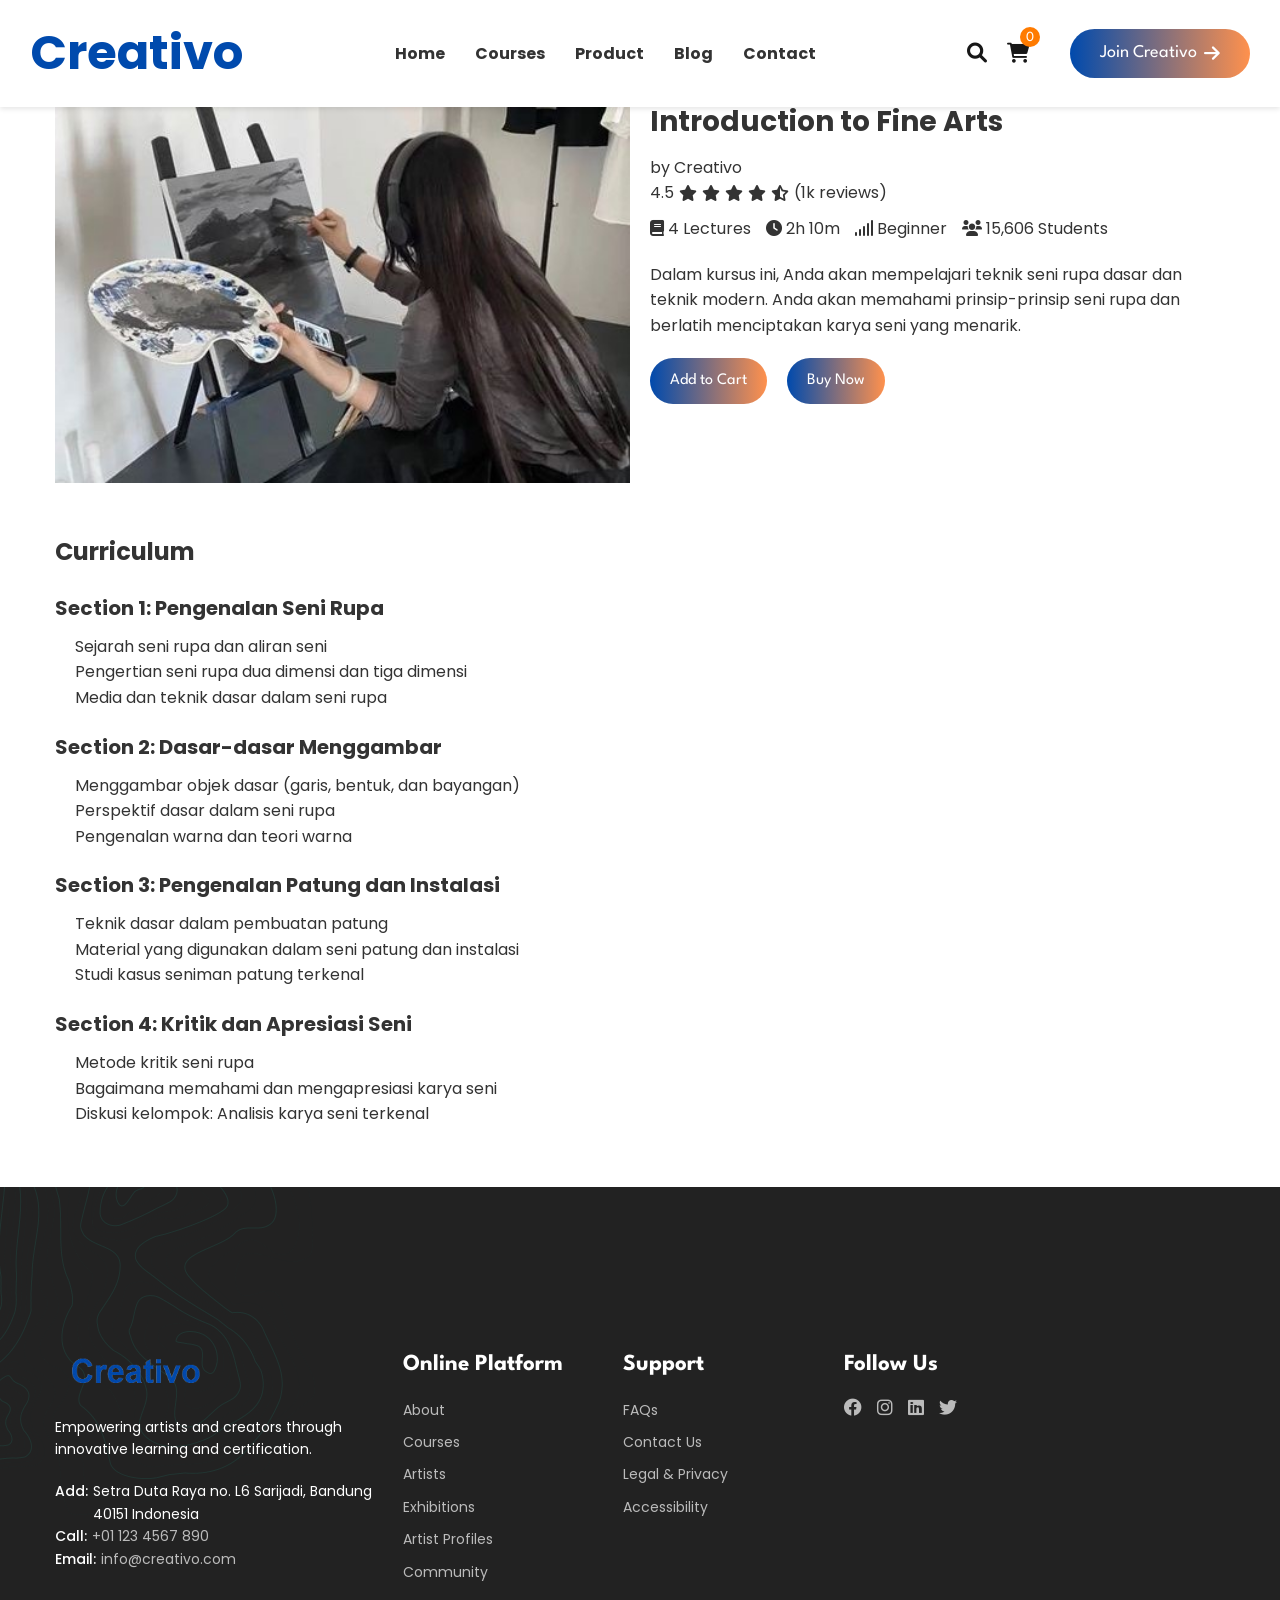
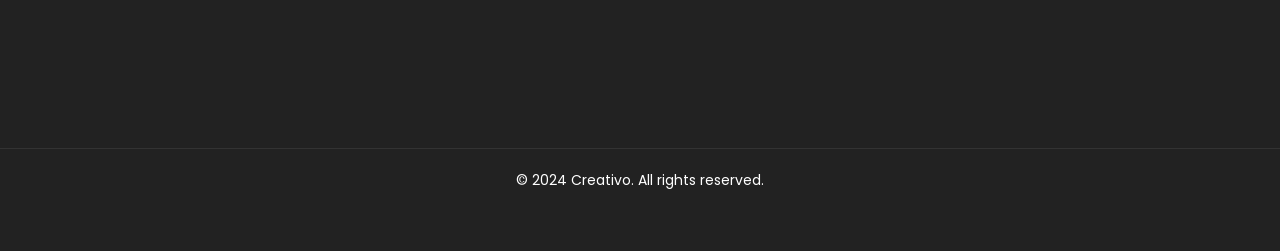
<file: creativo/course1.html>
<!DOCTYPE html>
<html lang="en">
<head>
  <meta charset="UTF-8">
  <meta name="viewport" content="width=device-width, initial-scale=1.0">
  <title>Creativo</title>
  <link href="https://fonts.googleapis.com/css2?family=Roboto:wght@400;500;700&display=swap" rel="stylesheet">
  <link rel="stylesheet" href="https://cdnjs.cloudflare.com/ajax/libs/font-awesome/6.0.0-beta3/css/all.min.css">
  <link rel="stylesheet" href="./assets/css/style.css">
  <link rel="shortcut icon" href="./assets/images/logoo.png" type="image/svg+xml">
  <link rel="preconnect" href="https://fonts.googleapis.com">
  <link rel="preconnect" href="https://fonts.gstatic.com" crossorigin>
  <link href="https://fonts.googleapis.com/css2?family=League+Spartan:wght@400;500;600;700;800&family=Poppins:wght@400;500&display=swap" rel="stylesheet">
</head>
<body id="top">

  <!-- Header -->
  <header id="header" class="header">
    <div class="container">
      <a href="#" class="logo navbar-brand p-0">
        <h1 class="m-0">
          <span>Creativo</span>
        </h1>
      </a>

      <nav class="navbar">
        <ul class="navbar-list">
          <li class="navbar-item"><a href="index.html" class="navbar-link">Home</a></li>
          <li class="navbar-item"><a href="course.html" class="navbar-link">Courses</a></li>
          <li class="navbar-item"><a href="categories.html" class="navbar-link">Product</a></li>
          <li class="navbar-item"><a href="blog.html" class="navbar-link">Blog</a></li>
          <li class="navbar-item"><a href="contact.html" class="navbar-link">Contact</a></li>
        </ul>
      </nav>

      <div class="header-actions">
        <button class="header-action-btn" aria-label="toggle search" title="Search">
          <i class="fas fa-search"></i>
        </button>

        <button class="header-action-btn" aria-label="cart" title="Cart">
          <i class="fas fa-shopping-cart"></i>
          <span class="btn-badge">0</span>
        </button>

        <a href="signup.html" class="btn btn-primary has-before">
          <span class="span">Join Creativo</span>
          <i class="fas fa-arrow-right"></i>
        </a>

        <button class="header-action-btn" aria-label="open menu" data-nav-toggler>
          <i class="fas fa-bars"></i>
        </button>
      </div>
    </div>
  </header>

  <main class="container main-content">
    <div class="course-header">
      <img src="assets/images/course1.jpg" alt="Course Image" class="course-slider">
      <div class="course-details">
        <h1>Introduction to Fine Arts</h1>
        <p>by Creativo</p>
        <div class="course-rating">
          <span class="rating">4.5</span>
          <i class="fas fa-star"></i>
          <i class="fas fa-star"></i>
          <i class="fas fa-star"></i>
          <i class="fas fa-star"></i>
          <i class="fas fa-star-half-alt"></i>
          <span>(1k reviews)</span>
        </div>
        <div class="course-meta">
          <span><i class="fas fa-book"></i> 4 Lectures</span>
          <span><i class="fas fa-clock"></i> 2h 10m</span>
          <span><i class="fas fa-signal"></i> Beginner</span>
          <span><i class="fas fa-users"></i> 15,606 Students</span>
        </div>
        <p class="course-description">Dalam kursus ini, Anda akan mempelajari teknik seni rupa dasar dan teknik modern. Anda akan memahami prinsip-prinsip seni rupa dan berlatih menciptakan karya seni yang menarik.</p>
        <div class="course-actions">
          <button class="btn btn-primary add-to-cart">Add to Cart</button>
          <button class="btn btn-secondary buy-now">Buy Now</button>
        </div>
      </div>
    </div>
    
    <div class="curriculum">
      <h2>Curriculum</h2>
      <h3>Section 1: Pengenalan Seni Rupa</h3>
      <ol>
        <li>Sejarah seni rupa dan aliran seni</li>
        <li>Pengertian seni rupa dua dimensi dan tiga dimensi</li>
        <li>Media dan teknik dasar dalam seni rupa</li>
      </ol>
      <h3>Section 2: Dasar-dasar Menggambar</h3>
      <ol>
        <li>Menggambar objek dasar (garis, bentuk, dan bayangan)</li>
        <li>Perspektif dasar dalam seni rupa</li>
        <li>Pengenalan warna dan teori warna</li>
      </ol>
      <h3>Section 3: Pengenalan Patung dan Instalasi</h3>
      <ol>
        <li>Teknik dasar dalam pembuatan patung</li>
        <li>Material yang digunakan dalam seni patung dan instalasi</li>
        <li>Studi kasus seniman patung terkenal</li>
      </ol>
      <h3>Section 4: Kritik dan Apresiasi Seni</h3>
      <ol>
        <li>Metode kritik seni rupa</li>
        <li>Bagaimana memahami dan mengapresiasi karya seni</li>
        <li>Diskusi kelompok: Analisis karya seni terkenal</li>
      </ol>
    </div>
  </main>

  <!-- Modal Window -->
  <div id="course-modal" class="modal">
    <div class="modal-content">
      <span class="close-modal">&times;</span>
      <h2>More about Introduction to Fine Arts</h2>
      <p>This course is designed for both beginners and advanced learners who wish to explore the world of fine arts in-depth. Learn about the history, techniques, and practical applications from experienced artists.</p>
    </div>
  </div>

  <!-- Footer -->
  <footer class="footer" style="background-image: url('./assets/images/footer-bg.png')">
    <div class="footer-top section">
      <div class="container grid-list">
        <div class="footer-brand">
          <a href="#" class="logo">
            <img src="./assets/images/logo3.png" width="162" height="50" alt="Creativo logo">
          </a>
          <p class="footer-brand-text">
            Empowering artists and creators through innovative learning and certification.
          </p>
          <div class="wrapper">
            <span class="span">Add:</span>
            <address class="address">Setra Duta Raya no. L6 Sarijadi, Bandung 40151 Indonesia</address>
          </div>
          <div class="wrapper">
            <span class="span">Call:</span>
            <a href="tel:+011234567890" class="footer-link">+01 123 4567 890</a>
          </div>
          <div class="wrapper">
            <span class="span">Email:</span>
            <a href="mailto:info@creativo.com" class="footer-link">info@creativo.com</a>
          </div>
        </div>

        <ul class="footer-list">
          <li><p class="footer-list-title">Online Platform</p></li>
          <li><a href="#" class="footer-link">About</a></li>
          <li><a href="#" class="footer-link">Courses</a></li>
          <li><a href="#" class="footer-link">Artists</a></li>
          <li><a href="#" class="footer-link">Exhibitions</a></li>
          <li><a href="#" class="footer-link">Artist Profiles</a></li>
          <li><a href="#" class="footer-link">Community</a></li>
        </ul>

        <ul class="footer-list">
          <li><p class="footer-list-title">Support</p></li>
          <li><a href="#" class="footer-link">FAQs</a></li>
          <li><a href="#" class="footer-link">Contact Us</a></li>
          <li><a href="#" class="footer-link">Legal & Privacy</a></li>
          <li><a href="#" class="footer-link">Accessibility</a></li>
        </ul>

        <div class="footer-list">
          <p class="footer-list-title">Follow Us</p>
          <ul class="social-list">
            <li><a href="#" class="social-link"><i class="fab fa-facebook"></i></a></li>
            <li><a href="#" class="social-link"><i class="fab fa-instagram"></i></a></li>
            <li><a href="#" class="social-link"><i class="fab fa-linkedin"></i></a></li>
            <li><a href="#" class="social-link"><i class="fab fa-twitter"></i></a></li>
          </ul>
        </div>
      </div>
    </div>

    <div class="footer-bottom">
      <div class="container">
        <p class="copyright">
          &copy; 2024 Creativo. All rights reserved.
        </p>
      </div>
    </div>
  </footer>

  <script src="./assets/js/script.js"></script>
</body>
</html>
<style>
  /* Reset CSS */
  * {
  margin: 0;
  padding: 0;
  box-sizing: border-box;
}

body {
  font-family: 'Poppins', sans-serif;
  line-height: 1.6;
  color: #333;
  scroll-behavior: smooth;
}

.container {
  max-width: 1200px;
  margin: 0 auto;
  padding: 0 15px;
}

.header {
  position: fixed;
  top: 0;
  width: 100%;
  background-color: #fff;
  box-shadow: 0 2px 5px rgba(0, 0, 0, 0.1);
  z-index: 1000;
  padding: 15px 0;
  transition: background-color 0.3s ease, box-shadow 0.3s ease;
}

.logo {
  font-size: 24px;
  font-weight: 700;
  color: #333;
  text-decoration: none;
}

.navbar {
  display: flex;
  align-items: center;
}

.navbar-list {
  list-style: none;
  display: flex;
  gap: 30px;
}

.navbar-link {
  text-decoration: none;
  color: #333;
  font-weight: 500;
  transition: color 0.3s ease;
}

.navbar-link:hover {
  color: #007bff;
}

.header-actions {
  display: flex;
  gap: 20px;
  align-items: center;
}

.header-action-btn {
  background: none;
  border: none;
  font-size: 20px;
  cursor: pointer;
}

.main-content {
  padding: 100px 15px 40px;
  display: flex;
  flex-wrap: wrap;
  gap: 20px;
}

.course-header {
  display: flex;
  gap: 20px;
  margin-bottom: 30px;
}

.course-header img {
  width: 50%;
  object-fit: cover;
}

.course-details {
  width: 50%;
}

.course-details h1 {
  font-size: 28px;
  margin-bottom: 10px;
}

.course-rating {
  display: flex;
  align-items: center;
  gap: 5px;
  margin-bottom: 10px;
}

.course-meta {
  display: flex;
  gap: 15px;
  margin-bottom: 20px;
}

.course-description {
  margin-bottom: 20px;
}

.course-actions {
  display: flex;
  gap: 20px;
}

.add-to-cart, .buy-now {
  padding: 10px 20px;
  font-size: 16px;
  border: none;
  cursor: pointer;
  transition: background-color 0.3s ease;
}

.add-to-cart {
  background-color: #007bff;
  color: #fff;
}

.buy-now {
  background-color: #28a745;
  color: #fff;
}

.add-to-cart:hover {
  background-color: #0056b3;
}

.buy-now:hover {
  background-color: #218838;
}

.curriculum h2 {
  font-size: 24px;
  margin-bottom: 20px;
}

.curriculum h3 {
  font-size: 20px;
  margin-bottom: 10px;
}

.curriculum ol {
  list-style-position: inside;
  margin-left: 20px;
  margin-bottom: 20px;
}

.footer {
  background-color: #222;
  color: #fff;
  padding: 40px 0;
  font-size: 14px;
}

.footer-top {
  display: flex;
  justify-content: space-between;
  flex-wrap: wrap;
  gap: 30px;
}

.footer-list {
  list-style: none;
  padding: 0;
  margin: 0;
  margin-bottom: 20px;
}

.footer-list-title {
  font-weight: bold;
  margin-bottom: 10px;
}

.footer-link {
  color: #bbb;
  text-decoration: none;
  transition: color 0.3s ease;
}

.footer-link:hover {
  color: #fff;
}

.social-list {
  display: flex;
  gap: 15px;
}

.social-link {
  font-size: 18px;
  color: #bbb;
  transition: color 0.3s ease;
}

.social-link:hover {
  color: #fff;
}

.newsletter-form {
  display: flex;
  gap: 10px;
}

.input-field {
  padding: 10px;
  border: none;
  border-radius: 5px;
  width: 100%;
}

.btn {
  padding: 10px 20px;
  background-color: #007bff;
  color: #fff;
  border: none;
  cursor: pointer;
  transition: background-color 0.3s ease;
}

.btn:hover {
  background-color: #0056b3;
}

.footer-bottom {
  text-align: center;
  padding: 20px 0;
  border-top: 1px solid #333;
  margin-top: 20px;
}

.modal {
  display: none;
  position: fixed;
  z-index: 1;
  left: 0;
  top: 0;
  width: 100%;
  height: 100%;
  overflow: auto;
  background-color: rgba(0, 0, 0, 0.5);
}

.modal-content {
  background-color: #fff;
  margin: 15% auto;
  padding: 20px;
  border: 1px solid #888;
  width: 80%;
}

.close-modal {
  color: #aaa;
  float: right;
  font-size: 28px;
  font-weight: bold;
}

.close-modal:hover,
.close-modal:focus {
  color: black;
  text-decoration: none;
  cursor: pointer;
}

.back-top-btn {
  position: fixed;
  bottom: 40px;
  right: 40px;
  background-color: #007bff;
  color: #fff;
  border-radius: 50%;
  padding: 15px;
  display: none;
  z-index: 1000;
  transition: background-color 0.3s ease;
}

.back-top-btn:hover {
  background-color: #0056b3;
}

.header-scrolled {
  background-color: #007bff;
  box-shadow: 0 2px 5px rgba(0, 0, 0, 0.2);
}

.header-scrolled .navbar-link {
  color: #fff;
}

.header-scrolled .logo {
  color: #fff;
}

</style>
<script>
  // Toggle Modal
const modal = document.getElementById('course-modal');
const closeModal = document.querySelector('.close-modal');
const modalTriggers = document.querySelectorAll('.course-actions .btn-secondary');

modalTriggers.forEach(trigger => {
  trigger.addEventListener('click', () => {
    modal.style.display = 'block';
  });
});

closeModal.addEventListener('click', () => {
  modal.style.display = 'none';
});

window.addEventListener('click', (event) => {
  if (event.target == modal) {
    modal.style.display = 'none';
  }
});

// Toggle Mobile Menu
const navToggler = document.querySelector('[data-nav-toggler]');
const navbar = document.querySelector('.navbar');

navToggler.addEventListener('click', () => {
  navbar.classList.toggle('navbar-active');
  navToggler.classList.toggle('toggler-active');
});

</script>
</file>
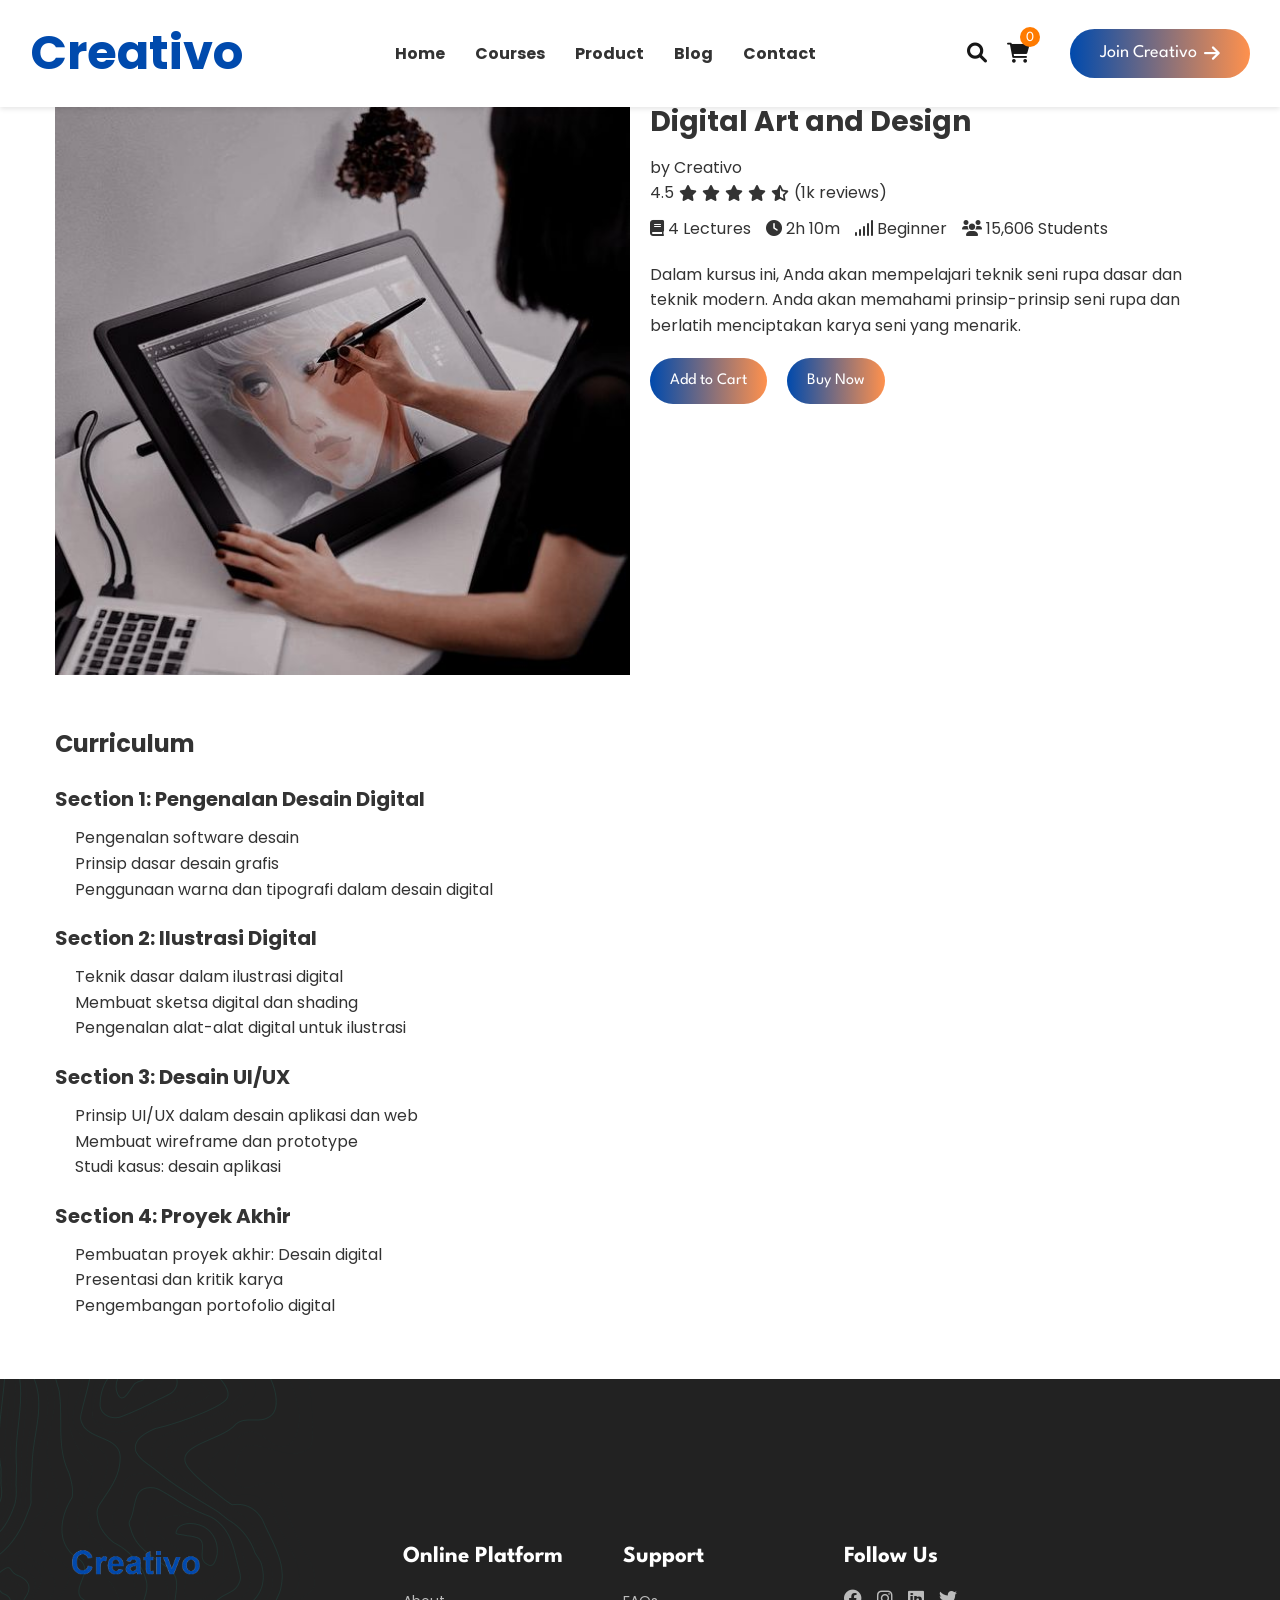
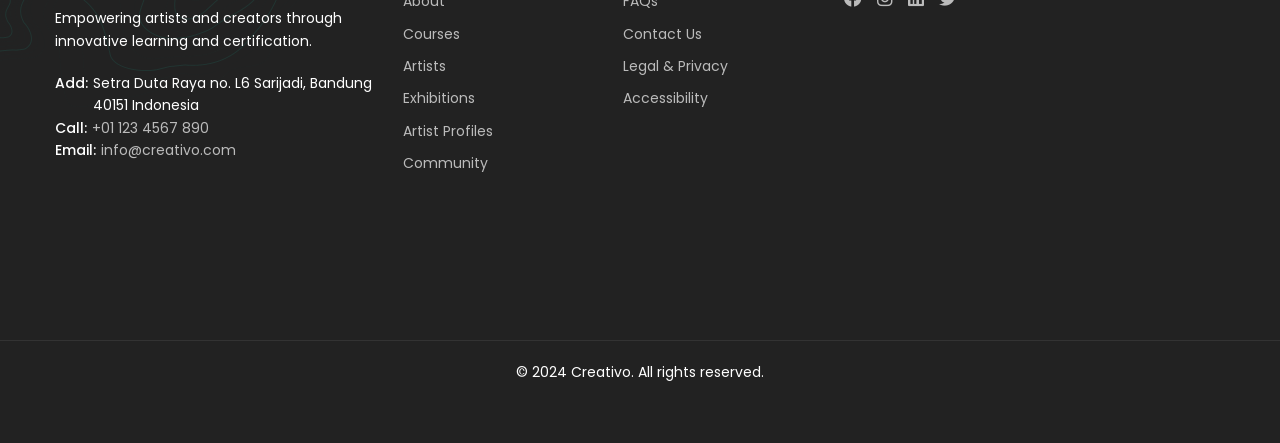
<file: creativo/course2.html>
<!DOCTYPE html>
<html lang="en">
<head>
  <meta charset="UTF-8">
  <meta name="viewport" content="width=device-width, initial-scale=1.0">
  <title>Creativo</title>
  <link href="https://fonts.googleapis.com/css2?family=Roboto:wght@400;500;700&display=swap" rel="stylesheet">
  <link rel="stylesheet" href="https://cdnjs.cloudflare.com/ajax/libs/font-awesome/6.0.0-beta3/css/all.min.css">
  <link rel="stylesheet" href="./assets/css/style.css">
  <link rel="shortcut icon" href="./assets/images/logoo.png" type="image/svg+xml">
  <link rel="preconnect" href="https://fonts.googleapis.com">
  <link rel="preconnect" href="https://fonts.gstatic.com" crossorigin>
  <link href="https://fonts.googleapis.com/css2?family=League+Spartan:wght@400;500;600;700;800&family=Poppins:wght@400;500&display=swap" rel="stylesheet">
</head>
<body id="top">

  <!-- Header -->
  <header id="header" class="header">
    <div class="container">
      <a href="#" class="logo navbar-brand p-0">
        <h1 class="m-0">
          <span>Creativo</span>
        </h1>
      </a>

      <nav class="navbar">
        <ul class="navbar-list">
          <li class="navbar-item"><a href="index.html" class="navbar-link">Home</a></li>
          <li class="navbar-item"><a href="course.html" class="navbar-link">Courses</a></li>
          <li class="navbar-item"><a href="categories.html" class="navbar-link">Product</a></li>
          <li class="navbar-item"><a href="blog.html" class="navbar-link">Blog</a></li>
          <li class="navbar-item"><a href="contact.html" class="navbar-link">Contact</a></li>
        </ul>
      </nav>

      <div class="header-actions">
        <button class="header-action-btn" aria-label="toggle search" title="Search">
          <i class="fas fa-search"></i>
        </button>

        <button class="header-action-btn" aria-label="cart" title="Cart">
          <i class="fas fa-shopping-cart"></i>
          <span class="btn-badge">0</span>
        </button>

        <a href="signup.html" class="btn btn-primary has-before">
          <span class="span">Join Creativo</span>
          <i class="fas fa-arrow-right"></i>
        </a>

        <button class="header-action-btn" aria-label="open menu" data-nav-toggler>
          <i class="fas fa-bars"></i>
        </button>
      </div>
    </div>
  </header>

  <main class="container main-content">
    <div class="course-header">
      <img src="assets/images/course2.jpg" alt="Course Image" class="course-slider">
      <div class="course-details">
        <h1>Digital Art and Design</h1>
        <p>by Creativo</p>
        <div class="course-rating">
          <span class="rating">4.5</span>
          <i class="fas fa-star"></i>
          <i class="fas fa-star"></i>
          <i class="fas fa-star"></i>
          <i class="fas fa-star"></i>
          <i class="fas fa-star-half-alt"></i>
          <span>(1k reviews)</span>
        </div>
        <div class="course-meta">
          <span><i class="fas fa-book"></i> 4 Lectures</span>
          <span><i class="fas fa-clock"></i> 2h 10m</span>
          <span><i class="fas fa-signal"></i> Beginner</span>
          <span><i class="fas fa-users"></i> 15,606 Students</span>
        </div>
        <p class="course-description">Dalam kursus ini, Anda akan mempelajari teknik seni rupa dasar dan teknik modern. Anda akan memahami prinsip-prinsip seni rupa dan berlatih menciptakan karya seni yang menarik.</p>
        <div class="course-actions">
          <button class="btn btn-primary add-to-cart">Add to Cart</button>
          <button class="btn btn-secondary buy-now">Buy Now</button>
        </div>
      </div>
    </div>
    
    <div class="curriculum">
      <h2>Curriculum</h2>
      <h3>Section 1: Pengenalan Desain Digital</h3>
      <ol>
        <li>Pengenalan software desain</li>
        <li>Prinsip dasar desain grafis</li>
        <li>Penggunaan warna dan tipografi dalam desain digital</li>
      </ol>
      <h3>Section 2: Ilustrasi Digital</h3>
      <ol>
        <li>Teknik dasar dalam ilustrasi digital</li>
        <li>Membuat sketsa digital dan shading</li>
        <li>Pengenalan alat-alat digital untuk ilustrasi</li>
      </ol>
      <h3>Section 3: Desain UI/UX</h3>
      <ol>
        <li>Prinsip UI/UX dalam desain aplikasi dan web</li>
        <li>Membuat wireframe dan prototype</li>
        <li>Studi kasus: desain aplikasi</li>
      </ol>
      <h3>Section 4: Proyek Akhir</h3>
      <ol>
        <li>Pembuatan proyek akhir: Desain digital</li>
        <li>Presentasi dan kritik karya</li>
        <li>Pengembangan portofolio digital</li>
      </ol>
    </div>
  </main>

  <!-- Modal Window -->
  <div id="course-modal" class="modal">
    <div class="modal-content">
      <span class="close-modal">&times;</span>
      <h2>More about Introduction to Fine Arts</h2>
      <p>This course is designed for both beginners and advanced learners who wish to explore the world of fine arts in-depth. Learn about the history, techniques, and practical applications from experienced artists.</p>
    </div>
  </div>

  <!-- Footer -->
  <footer class="footer" style="background-image: url('./assets/images/footer-bg.png')">
    <div class="footer-top section">
      <div class="container grid-list">
        <div class="footer-brand">
          <a href="#" class="logo">
            <img src="./assets/images/logo3.png" width="162" height="50" alt="Creativo logo">
          </a>
          <p class="footer-brand-text">
            Empowering artists and creators through innovative learning and certification.
          </p>
          <div class="wrapper">
            <span class="span">Add:</span>
            <address class="address">Setra Duta Raya no. L6 Sarijadi, Bandung 40151 Indonesia</address>
          </div>
          <div class="wrapper">
            <span class="span">Call:</span>
            <a href="tel:+011234567890" class="footer-link">+01 123 4567 890</a>
          </div>
          <div class="wrapper">
            <span class="span">Email:</span>
            <a href="mailto:info@creativo.com" class="footer-link">info@creativo.com</a>
          </div>
        </div>

        <ul class="footer-list">
          <li><p class="footer-list-title">Online Platform</p></li>
          <li><a href="#" class="footer-link">About</a></li>
          <li><a href="#" class="footer-link">Courses</a></li>
          <li><a href="#" class="footer-link">Artists</a></li>
          <li><a href="#" class="footer-link">Exhibitions</a></li>
          <li><a href="#" class="footer-link">Artist Profiles</a></li>
          <li><a href="#" class="footer-link">Community</a></li>
        </ul>

        <ul class="footer-list">
          <li><p class="footer-list-title">Support</p></li>
          <li><a href="#" class="footer-link">FAQs</a></li>
          <li><a href="#" class="footer-link">Contact Us</a></li>
          <li><a href="#" class="footer-link">Legal & Privacy</a></li>
          <li><a href="#" class="footer-link">Accessibility</a></li>
        </ul>

        <div class="footer-list">
          <p class="footer-list-title">Follow Us</p>
          <ul class="social-list">
            <li><a href="#" class="social-link"><i class="fab fa-facebook"></i></a></li>
            <li><a href="#" class="social-link"><i class="fab fa-instagram"></i></a></li>
            <li><a href="#" class="social-link"><i class="fab fa-linkedin"></i></a></li>
            <li><a href="#" class="social-link"><i class="fab fa-twitter"></i></a></li>
          </ul>
        </div>
      </div>
    </div>

    <div class="footer-bottom">
      <div class="container">
        <p class="copyright">
          &copy; 2024 Creativo. All rights reserved.
        </p>
      </div>
    </div>
  </footer>

  <script src="./assets/js/script.js"></script>
</body>
</html>
<style>
  /* Reset CSS */
  * {
  margin: 0;
  padding: 0;
  box-sizing: border-box;
}

body {
  font-family: 'Poppins', sans-serif;
  line-height: 1.6;
  color: #333;
  scroll-behavior: smooth;
}

.container {
  max-width: 1200px;
  margin: 0 auto;
  padding: 0 15px;
}

.header {
  position: fixed;
  top: 0;
  width: 100%;
  background-color: #fff;
  box-shadow: 0 2px 5px rgba(0, 0, 0, 0.1);
  z-index: 1000;
  padding: 15px 0;
  transition: background-color 0.3s ease, box-shadow 0.3s ease;
}

.logo {
  font-size: 24px;
  font-weight: 700;
  color: #333;
  text-decoration: none;
}

.navbar {
  display: flex;
  align-items: center;
}

.navbar-list {
  list-style: none;
  display: flex;
  gap: 30px;
}

.navbar-link {
  text-decoration: none;
  color: #333;
  font-weight: 500;
  transition: color 0.3s ease;
}

.navbar-link:hover {
  color: #007bff;
}

.header-actions {
  display: flex;
  gap: 20px;
  align-items: center;
}

.header-action-btn {
  background: none;
  border: none;
  font-size: 20px;
  cursor: pointer;
}

.main-content {
  padding: 100px 15px 40px;
  display: flex;
  flex-wrap: wrap;
  gap: 20px;
}

.course-header {
  display: flex;
  gap: 20px;
  margin-bottom: 30px;
}

.course-header img {
  width: 50%;
  object-fit: cover;
}

.course-details {
  width: 50%;
}

.course-details h1 {
  font-size: 28px;
  margin-bottom: 10px;
}

.course-rating {
  display: flex;
  align-items: center;
  gap: 5px;
  margin-bottom: 10px;
}

.course-meta {
  display: flex;
  gap: 15px;
  margin-bottom: 20px;
}

.course-description {
  margin-bottom: 20px;
}

.course-actions {
  display: flex;
  gap: 20px;
}

.add-to-cart, .buy-now {
  padding: 10px 20px;
  font-size: 16px;
  border: none;
  cursor: pointer;
  transition: background-color 0.3s ease;
}

.add-to-cart {
  background-color: #007bff;
  color: #fff;
}

.buy-now {
  background-color: #28a745;
  color: #fff;
}

.add-to-cart:hover {
  background-color: #0056b3;
}

.buy-now:hover {
  background-color: #218838;
}

.curriculum h2 {
  font-size: 24px;
  margin-bottom: 20px;
}

.curriculum h3 {
  font-size: 20px;
  margin-bottom: 10px;
}

.curriculum ol {
  list-style-position: inside;
  margin-left: 20px;
  margin-bottom: 20px;
}

.footer {
  background-color: #222;
  color: #fff;
  padding: 40px 0;
  font-size: 14px;
}

.footer-top {
  display: flex;
  justify-content: space-between;
  flex-wrap: wrap;
  gap: 30px;
}

.footer-list {
  list-style: none;
  padding: 0;
  margin: 0;
  margin-bottom: 20px;
}

.footer-list-title {
  font-weight: bold;
  margin-bottom: 10px;
}

.footer-link {
  color: #bbb;
  text-decoration: none;
  transition: color 0.3s ease;
}

.footer-link:hover {
  color: #fff;
}

.social-list {
  display: flex;
  gap: 15px;
}

.social-link {
  font-size: 18px;
  color: #bbb;
  transition: color 0.3s ease;
}

.social-link:hover {
  color: #fff;
}

.newsletter-form {
  display: flex;
  gap: 10px;
}

.input-field {
  padding: 10px;
  border: none;
  border-radius: 5px;
  width: 100%;
}

.btn {
  padding: 10px 20px;
  background-color: #007bff;
  color: #fff;
  border: none;
  cursor: pointer;
  transition: background-color 0.3s ease;
}

.btn:hover {
  background-color: #0056b3;
}

.footer-bottom {
  text-align: center;
  padding: 20px 0;
  border-top: 1px solid #333;
  margin-top: 20px;
}

.modal {
  display: none;
  position: fixed;
  z-index: 1;
  left: 0;
  top: 0;
  width: 100%;
  height: 100%;
  overflow: auto;
  background-color: rgba(0, 0, 0, 0.5);
}

.modal-content {
  background-color: #fff;
  margin: 15% auto;
  padding: 20px;
  border: 1px solid #888;
  width: 80%;
}

.close-modal {
  color: #aaa;
  float: right;
  font-size: 28px;
  font-weight: bold;
}

.close-modal:hover,
.close-modal:focus {
  color: black;
  text-decoration: none;
  cursor: pointer;
}

.back-top-btn {
  position: fixed;
  bottom: 40px;
  right: 40px;
  background-color: #007bff;
  color: #fff;
  border-radius: 50%;
  padding: 15px;
  display: none;
  z-index: 1000;
  transition: background-color 0.3s ease;
}

.back-top-btn:hover {
  background-color: #0056b3;
}

.header-scrolled {
  background-color: #007bff;
  box-shadow: 0 2px 5px rgba(0, 0, 0, 0.2);
}

.header-scrolled .navbar-link {
  color: #fff;
}

.header-scrolled .logo {
  color: #fff;
}

</style>
<script>
  // Toggle Modal
const modal = document.getElementById('course-modal');
const closeModal = document.querySelector('.close-modal');
const modalTriggers = document.querySelectorAll('.course-actions .btn-secondary');

modalTriggers.forEach(trigger => {
  trigger.addEventListener('click', () => {
    modal.style.display = 'block';
  });
});

closeModal.addEventListener('click', () => {
  modal.style.display = 'none';
});

window.addEventListener('click', (event) => {
  if (event.target == modal) {
    modal.style.display = 'none';
  }
});

// Toggle Mobile Menu
const navToggler = document.querySelector('[data-nav-toggler]');
const navbar = document.querySelector('.navbar');

navToggler.addEventListener('click', () => {
  navbar.classList.toggle('navbar-active');
  navToggler.classList.toggle('toggler-active');
});

</script>
</file>
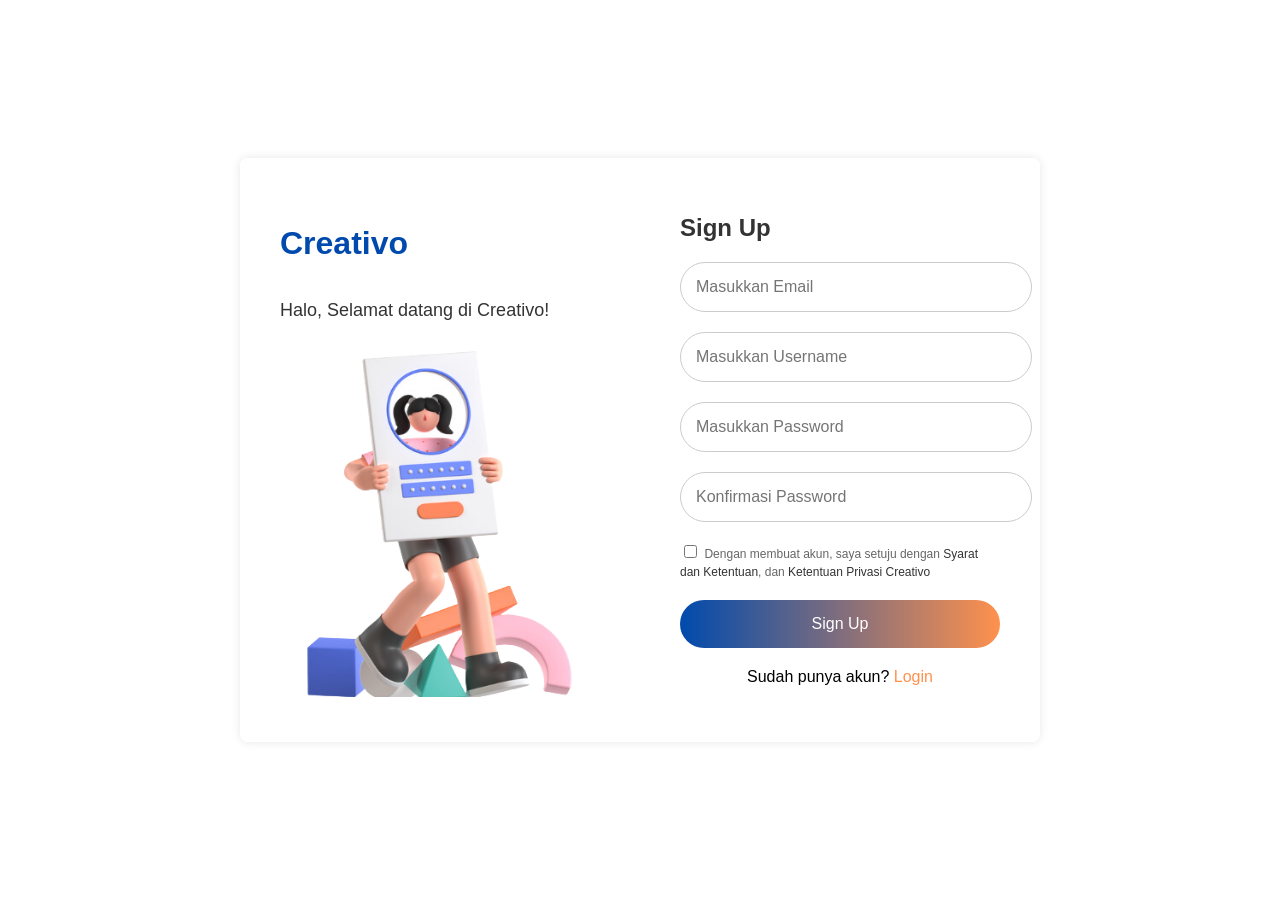
<file: creativo/signup.html>
<!DOCTYPE html>
<html lang="en">

<head>
    <meta charset="UTF-8">
    <meta http-equiv="X-UA-Compatible" content="IE=edge">
    <meta name="viewport" content="width=device-width, initial-scale=1.0">
    <link rel="stylesheet" href="https://use.fontawesome.com/releases/v5.6.3/css/all.css">
    <title>Sign Up - Creativo</title>
    <style>
        body {
            font-family: Arial, sans-serif;
            margin: 0;
            padding: 0;
            display: flex;
            justify-content: center;
            align-items: center;
            height: 100vh;
            background-color: #ffffff;
        }

        .container {
            display: flex;
            background-color: white;
            border-radius: 8px;
            box-shadow: 0 0 10px rgba(0, 0, 0, 0.1);
            width: 800px;
            overflow: hidden;
        }

        .left {
            background-color: #ffffff;
            padding: 40px;
            width: 50%;
            display: flex;
            flex-direction: column;
            justify-content: center;
            align-items: flex-start;
        }

        .left h1 {
            font-size: 32px;
            color: #004AAD;
            margin-bottom: 20px;
            text-align: left;
        }

        .left p {
            font-size: 18px;
            color: #333;
            margin-bottom: 20px;
            text-align: left;
        }

        .right {
            background-color: #ffffff;
            padding: 40px;
            width: 50%;
            display: flex;
            flex-direction: column;
            justify-content: center;
        }

        .right h1 {
            font-size: 24px;
            color: #333;
            margin-bottom: 20px;
            text-align: left;
        }

        .box-input {
            margin-bottom: 20px;
            position: relative;
        }

        .box-input input {
            width: 100%;
            padding: 15px;
            border: 1px solid #ccc;
            border-radius: 30px;
            font-size: 16px;
        }

        .btn-input {
            width: 100%;
            padding: 15px;
            background-image: linear-gradient(to right, #004AAD, #FF914D);
            border: none;
            border-radius: 30px;
            color: white;
            font-size: 16px;
            cursor: pointer;
        }

        .btn-input:hover {
            background-image: linear-gradient(to right, #003f98, #ff7a33);
        }

        .bottom {
            text-align: center;
            margin-top: 20px;
        }

        .bottom a {
            color: #FF914D;
            text-decoration: none;
        }

        .bottom a:hover {
            text-decoration: underline;
        }

        label {
            font-size: 12px;
            color: #666;
        }

        label a {
            color: #333;
            text-decoration: none;
        }

        label a:hover {
            text-decoration: underline;
        }
    </style>
</head>

<body>
    <div class="container">
        <div class="left">
            <h1>Creativo</h1>
            <p>Halo, Selamat datang di Creativo!</p>
            <img src="assets/images/signup.png" alt="Illustration" style="width: 100%; max-width: 300px;">
        </div>
        <div class="right">
            <h1>Sign Up</h1>
            <form action="signup.php" method="POST">
                <div class="box-input">
                    <input type="email" name="email" placeholder="Masukkan Email" required>
                </div>
                <div class="box-input">
                    <input type="text" name="username" placeholder="Masukkan Username" required>
                </div>
                <div class="box-input">
                    <input type="password" name="password" placeholder="Masukkan Password" required>
                </div>
                <div class="box-input">
                    <input type="password" name="konfirmasi" placeholder="Konfirmasi Password" required>
                </div>
                <div style="margin-bottom: 20px;">
                    <input type="checkbox" name="terms" required>
                    <label for="terms">Dengan membuat akun, saya setuju dengan <a href="#">Syarat dan Ketentuan</a>, dan <a href="#">Ketentuan Privasi Creativo</a></label>
                </div>
                <button type="submit" name="signup" class="btn-input">Sign Up</button>
                <div class="bottom">
                    <p>Sudah punya akun? <a href="login.html">Login</a></p>
                </div>
            </form>
        </div>
    </div>
</body>

</html>
</file>
<file: creativo/assets/css/style.css>
/*-----------------------------------*\
  #style.css
\*-----------------------------------*/

/**
 * copyright 2022 codewithsadee
 */





/*-----------------------------------*\
  #CUSTOM PROPERTY
\*-----------------------------------*/

:root {

  /**
   * colors
   */

  --selective-yellow: hsl(42, 94%, 55%);
  --eerie-black-1: hsl(0, 0%, 9%);
  --eerie-black-2: hsl(180, 3%, 7%);
  --quick-silver: hsl(0, 0%, 65%);
  --radical-red: hsl(351, 83%, 61%);
  --light-gray: hsl(0, 0%, 80%);
  --isabelline: hsl(36, 33%, 94%);
  --gray-x-11: hsl(0, 0%, 73%);
  --kappel_15: hsla(170, 75%, 41%, 0.15);
  --platinum: hsl(0, 0%, 90%);
  --gray-web: hsl(0, 0%, 50%);
  --black_80: hsla(0, 0%, 0%, 0.8);
  --white_50: hsla(0, 0%, 100%, 0.5);
  --black_50: hsla(0, 0%, 0%, 0.5);
  --black_30: hsla(0, 0%, 0%, 0.3);
  --kappel: hsl(29, 100%, 50%);
  --white: hsl(0, 0%, 100%);

  /**
   * gradient color
   */

  --gradient: linear-gradient(-90deg,hsl(29, 100%, 50%) 0%,hsl(213, 95%, 16%) 100%);

  /**
   * typography
   */

  --ff-league_spartan: 'League Spartan', sans-serif;
  --ff-poppins: 'Poppins', sans-serif; 

  --fs-1: 4.2rem;
  --fs-2: 3.2rem;
  --fs-3: 2.3rem;
  --fs-4: 1.8rem;
  --fs-5: 1.5rem;
  --fs-6: 1.4rem;
  --fs-7: 1.3rem;

  --fw-500: 500;
  --fw-600: 600;

  /**
   * spacing
   */

  --section-padding: 75px;

  /**
   * shadow
   */

  --shadow-1: 0 6px 15px 0 hsla(0, 0%, 0%, 0.05);
  --shadow-2: 0 10px 30px hsla(0, 0%, 0%, 0.06);
  --shadow-3: 0 10px 50px 0 hsla(220, 53%, 22%, 0.1);

  /**
   * radius
   */

  --radius-pill: 500px;
  --radius-circle: 50%;
  --radius-3: 3px;
  --radius-5: 5px;
  --radius-10: 10px;

  /**
   * transition
   */

  --transition-1: 0.25s ease;
  --transition-2: 0.5s ease;
  --cubic-in: cubic-bezier(0.51, 0.03, 0.64, 0.28);
  --cubic-out: cubic-bezier(0.33, 0.85, 0.4, 0.96);

}





/*-----------------------------------*\
  #RESET
\*-----------------------------------*/

*,
*::before,
*::after {
  margin: 0;
  padding: 0;
  box-sizing: border-box;
}

li { list-style: none; }

a,
img,
span,
data,
input,
button,
ion-icon { display: block; }

a {
  color: inherit;
  text-decoration: none;
}

img { height: auto; }

input,
button {
  background: none;
  border: none;
  font: inherit;
}

input { width: 100%; }

button { cursor: pointer; }

ion-icon { pointer-events: none; }

address { font-style: normal; }

html {
  font-family: var(--ff-poppins);
  font-size: 10px;
  scroll-behavior: smooth;
}

body {
  background-color: var(--white);
  color: var(--gray-web);
  font-size: 1.6rem;
  line-height: 1.75;
}

:focus-visible { outline-offset: 4px; }

::-webkit-scrollbar { width: 10px; }

::-webkit-scrollbar-track { background-color: hsl(0, 0%, 98%); }

::-webkit-scrollbar-thumb { background-color: hsl(0, 0%, 80%); }

::-webkit-scrollbar-thumb:hover { background-color: hsl(0, 0%, 70%); }





/*-----------------------------------*\
  #REUSED STYLE
\*-----------------------------------*/

.container { padding-inline: 15px; }

.section { padding-block: var(--section-padding); }

.shape {
  position: absolute;
  display: none;
}

.has-bg-image {
  background-repeat: no-repeat;
  background-size: cover;
  background-position: center;
}

.h1,
.h2,
.h3 {
  color: var(--eerie-black-1);
  font-family: var(--ff-league_spartan);
  line-height: 1;
}

.h1,
.h2 { font-weight: var(--fw-600); }

.h1 { font-size: var(--fs-1); }

.h2 { font-size: var(--fs-2); }

.h3 {
  font-size: var(--fs-3);
  font-weight: var(--fw-500);
}

.section-title {
  --color: var(--radical-red);
  text-align: center;
}

.section-title .span {
  display: inline-block;
  color: var(--color);
}

.btn {
  background-color: var(--kappel);
  color: var(--white);
  font-family: var(--ff-league_spartan);
  font-size: var(--fs-4);
  display: flex;
  align-items: center;
  gap: 7px;
  max-width: max-content;
  padding: 10px 20px;
  border-radius: var(--radius-5);
  overflow: hidden;
}

.has-before,
.has-after {
  position: relative;
  z-index: 1;
}

.has-before::before,
.has-after::after {
  position: absolute;
  content: "";
}

.btn::before {
  inset: 0;
  background-image: var(--gradient);
  z-index: -1;
  border-radius: inherit;
  transform: translateX(-100%);
  transition: var(--transition-2);
}

.btn:is(:hover, :focus)::before { transform: translateX(0); }

.img-holder {
  aspect-ratio: var(--width) / var(--height);
  background-color: var(--light-gray);
  overflow: hidden;
}

.img-cover {
  width: 100%;
  height: 100%;
  object-fit: cover;
}

.section-subtitle {
  font-size: var(--fs-5);
  text-transform: uppercase;
  font-weight: var(--fw-500);
  letter-spacing: 1px;
  text-align: center;
  margin-block-end: 15px;
}

.section-text {
  font-size: var(--fs-5);
  text-align: center;
  margin-block: 15px 25px;
}

.grid-list {
  display: grid;
  gap: 30px;
}

.category-card,
.stats-card { background-color: hsla(var(--color), 0.1); }

:is(.course, .blog) .section-title { margin-block-end: 40px; }





/*-----------------------------------*\
  #HEADER
\*-----------------------------------*/
/* Initial transparent header */
/* Initial transparent header */
.header {
  position: fixed;
  width: 100%;
  background-color: transparent;
  transition: background-color 0.3s ease, box-shadow 0.3s ease;
  z-index: 1000;
  padding: 10px 0;
}

/* Header with white background on scroll */
.header.scrolled {
  background-color: white;
  box-shadow: 0 2px 5px rgba(0, 0, 0, 0.1);
}

/* Navbar links */
.header .navbar-link {
  color: #333; /* Dark text color for better readability */
  font-weight: bold;
  transition: color 0.3s ease;
}

.header.scrolled .navbar-link {
  color: #004AAD; /* Change text color on scroll */
}

/* Logo styling */
.header .logo span {
  color: #004AAD;
  font-weight: bold;
  transition: color 0.3s ease;
  position: relative;
}

.header .logo i {
  color: #FF914D;
  transition: color 0.3s ease;
}

.header .logo span::after {
  content: '';
  display: block;
  width: 0;
  height: 3px;
  background-color: #FF914D;
  transition: width 0.3s;
  position: absolute;
  bottom: -5px;
  left: 0;
}

.header .logo span:hover::after {
  width: 100%;
}

/* Buttons */
.btn {
  background: linear-gradient(to right, #004AAD, #FF914D);
  color: white;
  border: none;
  padding: 10px 20px;
  border-radius: 25px;
  transition: background 0.3s ease, transform 0.3s ease;
}

.btn:hover {
  background: linear-gradient(to right, #FF914D, #004AAD);
  transform: translateY(-2px);
}



.header.active { position: fixed; }

.header .container,
.header-actions,
.navbar .wrapper {
  display: flex;
  justify-content: space-between;
  align-items: center;
  gap: 15px;
}

.header-action-btn,
.nav-close-btn {
  position: relative;
  color: var(--eerie-black-1);
  font-size: 24px;
  transition: var(--transition-1);
}

.header-action-btn:is(:hover, :focus) { color: var(--kappel); }

.header-action-btn .btn-badge {
  position: absolute;
  top: -10px;
  right: -10px;
  background-color: var(--kappel);
  color: var(--white);
  font-family: var(--ff-league_spartan);
  font-size: var(--fs-6);
  min-width: 20px;
  height: 20px;
  border-radius: var(--radius-circle);
}

.navbar {
  position: fixed;
  top: 0;
  left: -320px;
  background-color: var(--white);
  width: 100%;
  max-width: 320px;
  height: 100%;
  z-index: 2;
  transition: 0.25s var(--cubic-in);
}

.navbar.active {
  transform: translateX(320px);
  transition: 0.5s var(--cubic-out);
}

.navbar .wrapper {
  padding: 15px 20px;
  border-block-end: 1px solid var(--platinum);
}

.nav-close-btn {
  background-color: var(--white);
  box-shadow: var(--shadow-2);
  padding: 8px;
  border-radius: var(--radius-circle);
}

.nav-close-btn:is(:hover, :focus) {
  background-color: var(--kappel);
  color: var(--white);
}

.navbar-list { padding: 15px 20px; }

.navbar-item:not(:last-child) { border-block-end: 1px solid var(--platinum); }

.navbar-link {
  padding-block: 8px;
  font-weight: var(--fw-500);
  transition: var(--transition-1);
}

.navbar-link:is(:hover, :focus) { color: var(--kappel); }

.overlay {
  position: fixed;
  inset: 0;
  background-color: var(--black_80);
  pointer-events: none;
  opacity: 0;
  z-index: 1;
  transition: var(--transition-1);
}

.overlay.active {
  opacity: 1;
  pointer-events: all;
}





/*-----------------------------------*\
  #HERO
\*-----------------------------------*/

.hero { padding-block-start: calc(var(--section-padding) + 80px); }

.hero .container {
  display: grid;
  gap: 40px;
}

.hero-text {
  color: var(--eerie-black-1);
  font-size: var(--fs-4);
  text-align: center;
  margin-block: 18px 20px;
}

.hero .btn { margin-inline: auto; }

.hero-banner {
  display: grid;
  grid-template-columns: 1fr 0.8fr;
  align-items: flex-start;
  gap: 30px;
}

.hero-banner .img-holder.one {
  border-top-right-radius: 70px;
  border-bottom-left-radius: 110px;
}

.hero-banner .img-holder.two {
  border-top-left-radius: 50px;
  border-bottom-right-radius: 90px;
}





/*-----------------------------------*\
  #CATEGORY
\*-----------------------------------*/

.category .section-subtitle { color: var(--radical-red); }

.category .section-title { --color: var(--kappel); }

.category .section-text { margin-block-end: 40px; }

.category-card {
  padding: 50px 30px;
  text-align: center;
  border-radius: var(--radius-5);
}

.category-card .card-icon {
  background-color: hsla(var(--color), 0.1);
  width: 80px;
  height: 80px;
  display: grid;
  place-items: center;
  border-radius: var(--radius-circle);
  margin-inline: auto;
  margin-block-end: 30px;
}

.category-card .card-text {
  color: var(--eerie-black-1);
  font-size: var(--fs-5);
  margin-block: 15px 25px;
}

.category-card .card-badge {
  background-color: hsla(var(--color), 0.1);
  color: hsl(var(--color));
  font-size: var(--fs-5);
  font-weight: var(--fw-500);
  padding: 2px 18px;
  max-width: max-content;
  margin-inline: auto;
  border-radius: var(--radius-5);
}





/*-----------------------------------*\
  #ABOUT
\*-----------------------------------*/

.about {
  padding-block-start: 0;
  overflow: hidden;
}

.about .container {
  display: grid;
  gap: 30px;
}

.about-banner {
  position: relative;
  z-index: 1;
}

.about-banner .img-holder { border-radius: var(--radius-10); }

.about-shape-2 {
  display: block;
  bottom: -100px;
  left: -60px;
  animation: bounce 2.5s infinite;
}

@keyframes bounce {
  0%,
  20%,
  50%,
  80%,
  100% { transform: translateY(0); }

  40% { transform: translateY(-30px); }

  60% { transform: translateY(-15px); }
}

.about :is(.section-subtitle, .section-title, .section-text) {
  text-align: left;
}

.about-item {
  margin-block: 15px;
  display: flex;
  align-items: center;
  gap: 15px;
}

.about-item ion-icon {
  color: var(--selective-yellow);
  font-size: 20px;
  --ionicon-stroke-width: 50px;
}

.about-item .span {
  color: var(--eerie-black-1);
  font-family: var(--ff-league_spartan);
}





/*-----------------------------------*\
  #COURSE
\*-----------------------------------*/

.course { background-color: var(--isabelline); }

.course-card {
  position: relative;
  background-color: var(--white);
  border-radius: var(--radius-5);
  overflow: hidden;
}

.course-card .img-cover { transition: var(--transition-2); }

.course-card:is(:hover, :focus-within) .img-cover { transform: scale(1.1); }

.course-card :is(.abs-badge, .badge) {
  font-family: var(--ff-league_spartan);
  border-radius: var(--radius-3);
}

.course-card .abs-badge {
  position: absolute;
  top: 10px;
  right: 10px;
  background-color: var(--selective-yellow);
  color: var(--white);
  display: flex;
  align-items: center;
  gap: 5px;
  line-height: 1;
  padding: 6px 8px;
  padding-block-end: 3px;
}

.course-card .abs-badge ion-icon {
  font-size: 18px;
  margin-block-end: 5px;
  --ionicon-stroke-width: 50px;
}

.course-card .card-content { padding: 25px; }

.course-card .badge {
  background-color: var(--kappel_15);
  max-width: max-content;
  color: var(--kappel);
  line-height: 25px;
  padding-inline: 10px;
}

.course-card .card-title {
  display: -webkit-box;
  -webkit-box-orient: vertical;
  -webkit-line-clamp: 2;
  overflow: hidden;
  margin-block: 15px 8px;
  transition: var(--transition-1);
}

.course-card .card-title:is(:hover, :focus) { color: var(--kappel); }

.course-card :is(.wrapper, .rating-wrapper, .card-meta-list, .card-meta-item) {
  display: flex;
  align-items: center;
}

.course-card .wrapper { gap: 10px; }

.course-card .rating-wrapper { gap: 3px; }

.course-card .rating-wrapper ion-icon { color: var(--selective-yellow); }

.course-card .rating-text {
  color: var(--eerie-black-1);
  font-size: var(--fs-6);
  font-weight: var(--fw-500);
}

.course-card .price {
  color: var(--radical-red);
  font-family: var(--ff-league_spartan);
  font-size: var(--fs-4);
  font-weight: var(--fw-600);
  margin-block: 8px 15px;
}

.course-card .card-meta-list { flex-wrap: wrap; }

.course-card .card-meta-item {
  position: relative;
  gap: 5px;
}

.course-card .card-meta-item:not(:last-child)::after {
  content: "|";
  display: inline-block;
  color: var(--platinum);
  padding-inline: 10px;
}

.course-card .card-meta-item ion-icon {
  color: var(--quick-silver);
  --ionicon-stroke-width: 50px;
}

.course-card .card-meta-item .span {
  color: var(--eerie-black-1);
  font-size: var(--fs-7);
}

.course .btn {
  margin-inline: auto;
  margin-block-start: 60px;
}





/*-----------------------------------*\
  #VIDEO
\*-----------------------------------*/

.video {
  background-size: contain;
  background-position: center top;
}

.video-banner {
  position: relative;
  border-top-right-radius: 80px;
  border-bottom-left-radius: 120px;
}

.video .play-btn {
  position: absolute;
  top: 50%;
  left: 50%;
  transform: translate(-50%, -50%);
  background-color: var(--radical-red);
  font-size: 30px;
  padding: 16px;
  color: var(--white);
  border-radius: var(--radius-circle);
  box-shadow: 0 0 0 0 var(--white_50);
  z-index: 1;
  animation: pulse 3s ease infinite;
}

@keyframes pulse {
  0% { box-shadow: 0 0 0 0 var(--white_50); }
  100% { box-shadow: 0 0 0 20px transparent; }
}

.video-banner::after {
  inset: 0;
  background-color: var(--black_30);
}





/*-----------------------------------*\
  #STATS
\*-----------------------------------*/

.stats-card {
  text-align: center;
  padding: 25px;
  border-radius: var(--radius-10);
}

.stats-card :is(.card-title, .card-text) { font-family: var(--ff-league_spartan); }

.stats-card .card-title {
  color: hsl(var(--color));
  font-size: var(--fs-2);
  line-height: 1.1;
}

.stats-card .card-text {
  color: var(--eerie-black-1);
  text-transform: uppercase;
}





/*-----------------------------------*\
  #BLOG
\*-----------------------------------*/

.blog-card .card-banner { border-radius: var(--radius-10); }

.blog-card .card-banner .img-cover { transition: var(--transition-2); }

.blog-card .card-banner::after {
  inset: 0;
  background-color: var(--black_50);
  opacity: 0;
  transition: var(--transition-1);
}

.blog-card:is(:hover, :focus-within) .card-banner .img-cover { transform: scale(1.1); }

.blog-card:is(:hover, :focus-within) .card-banner::after { opacity: 1; }

.blog-card .card-content {
  position: relative;
  margin-inline: 15px;
  background-color: var(--white);
  padding: 20px;
  border-radius: var(--radius-10);
  box-shadow: var(--shadow-3);
  margin-block-start: -100px;
  z-index: 1;
}

.blog-card .card-btn {
  position: absolute;
  top: -40px;
  right: 30px;
  background-color: var(--kappel);
  color: var(--white);
  font-size: 20px;
  padding: 20px;
  border-radius: var(--radius-circle);
  transition: var(--transition-1);
  opacity: 0;
}

.blog-card .card-btn:is(:hover, :focus) { background-color: var(--radical-red); }

.blog-card:is(:hover, :focus-within) .card-btn {
  opacity: 1;
  transform: translateY(10px);
}

.blog-card :is(.card-meta-item, .card-text, .card-subtitle) {
  font-size: var(--fs-5);
}

.blog-card .card-subtitle { text-transform: uppercase; }

.blog-card .card-title {
  margin-block: 10px 15px;
  transition: var(--transition-1);
}

.blog-card .card-title:is(:hover, :focus) { color: var(--kappel); }

.blog-card :is(.card-meta-list, .card-meta-item) { display: flex; }

.blog-card .card-meta-list {
  flex-wrap: wrap;
  gap: 10px 20px;
  margin-block-end: 20px;
}

.blog-card .card-meta-item {
  gap: 10px;
  align-items: center;
  color: var(--eerie-black-1);
}

.blog-card .card-meta-item ion-icon {
  color: var(--kappel);
  font-size: 18px;
  --ionicon-stroke-width: 40px;
}





/*-----------------------------------*\
  #FOOTER
\*-----------------------------------*/

.footer {
  background-repeat: no-repeat;
  background-color: var(--eerie-black-2);
  color: var(--gray-x-11);
  font-size: var(--fs-5);
}

.footer-top {
  display: grid;
  gap: 30px;
}

.footer-brand-text { margin-block: 20px; }

.footer-brand .wrapper {
  display: flex;
  gap: 5px;
}

.footer-brand .wrapper .span { font-weight: var(--fw-500); }

.footer-link { transition: var(--transition-1); }

.footer-link:is(:hover, :focus) { color: var(--kappel); }

.footer-list-title {
  color: var(--white);
  font-family: var(--ff-league_spartan);
  font-size: var(--fs-3);
  font-weight: var(--fw-600);
  margin-block-end: 10px;
}

.footer-list .footer-link { padding-block: 5px; }

.newsletter-form { margin-block: 20px 35px; }

.newsletter-form .input-field {
  background-color: var(--white);
  padding: 12px;
  border-radius: var(--radius-5);
  margin-block-end: 20px;
}

.newsletter-form .btn {
  min-width: 100%;
  justify-content: center;
}

.social-list {
  display: flex;
  gap: 25px;
}

.social-link { font-size: 20px; }

.footer-bottom {
  border-block-start: 1px solid var(--eerie-black-1);
  padding-block: 30px;
}

.copyright { text-align: center; }

.copyright-link {
  color: var(--kappel);
  display: inline-block;
}





/*-----------------------------------*\
  #BACK TO TOP
\*-----------------------------------*/

.back-top-btn {
  position: fixed;
  bottom: 40px;
  right: 30px;
  background-color: var(--kappel);
  color: var(--white);
  font-size: 20px;
  padding: 15px;
  border-radius: var(--radius-circle);
  z-index: 3;
  opacity: 0;
  pointer-events: none;
  transition: var(--transition-1);
}

.back-top-btn.active {
  transform: translateY(10px);
  opacity: 1;
  pointer-events: all;
}





/*-----------------------------------*\
  #MEDIA QUERIES
\*-----------------------------------*/

/**
 * responsive for large than 575px screen
 */

@media (min-width: 575px) {

  /**
   * REUSED STYLE
   */

  .container {
    max-width: 520px;
    width: 100%;
    margin-inline: auto;
  }

  .grid-list { grid-template-columns: 1fr 1fr; }

  :is(.course, .blog) .grid-list { grid-template-columns: 1fr; }



  /**
   * HEADER
   */

  .header .container { max-width: unset; }

  .header-actions { gap: 30px; }



  /**
   * HERO
   */

  .hero-banner { grid-template-columns: 1fr 0.9fr; }



  /**
   * VIDEO
   */

  .video .play-btn { padding: 25px; }



  /**
   * STATS
   */

  .stats-card { padding: 40px 30px; }



  /**
   * FOOTER
   */

  .footer-brand,
  .footer-list:last-child { grid-column: 1 / 3; }

  .newsletter-form {
    display: flex;
    align-items: center;
    gap: 10px;
  }

  .newsletter-form .input-field { margin-block-end: 0; }

  .newsletter-form .btn { min-width: max-content; }

}





/**
 * responsive for large than 768px screen
 */

@media (min-width: 768px) {

  /**
   * CUSTOM PROPERTY
   */

  :root {

    /**
     * typography
     */

    --fs-1: 4.6rem;
    --fs-2: 3.8rem;

  }



  /**
   * REUSED STYLE
   */

  .container { max-width: 720px; }

  .btn { padding: 15px 30px; }

  :is(.course, .blog) .grid-list { grid-template-columns: 1fr 1fr; }



  /**
   * HEADER
   */

  .header .container { padding-inline: 30px; }

  .header .btn {
    display: flex;
    padding: 10px 30px;
    margin-inline: 20px;
  }



  /**
   * HERO
   */

  .hero { padding-block-start: calc(var(--section-padding) + 90px); }

  .hero .container { gap: 50px; }

  .hero-text { margin-block-end: 30px; }

  .hero-banner {
    position: relative;
    z-index: 1;
  }

  .hero-banner .img-holder { max-width: max-content; }

  .hero-banner .img-holder.one { justify-self: flex-end; }

  .hero-banner .img-holder.two { margin-block-start: 100px; }

  .hero-shape-1 {
    display: block;
    position: absolute;
    bottom: -40px;
    left: -10px;
  }



  /**
   * ABOUT
   */

  .about { padding-block-start: 50px; }

  .about-banner {
    padding: 60px;
    padding-inline-end: 0;
  }

  .about-banner .img-holder {
    max-width: max-content;
    margin-inline: auto;
  }

  .about-shape-1 {
    display: block;
    top: -40px;
    right: -70px;
  }



  /**
   * FOOTER
   */

  .footer-brand,
  .footer-list:last-child { grid-column: auto; }

  .newsletter-form .btn { padding-block: 10px; }

}





/**
 * responsive for large than 992px screen
 */

@media (min-width: 992px) {

  /**
   * CUSTOM PROPERTY
   */

  :root {

    /**
     * typography
     */

    --fs-1: 5.5rem;
    --fs-2: 4.5rem;

  }



  /**
   * REUSED STYLE
   */

  .container { max-width: 960px; }

  .grid-list { grid-template-columns: repeat(4, 1fr); }

  :is(.course, .blog) .grid-list { grid-template-columns: repeat(3, 1fr); }



  /**
   * HERO
   */

  .hero .container {
    grid-template-columns: 1fr 1fr;
    align-items: center;
  }

  .hero .section-title,
  .hero-text { text-align: left; }

  .hero .btn { margin-inline: 0; }



  /**
   * ABOUT
   */

  .about .container {
    grid-template-columns: 1fr 0.6fr;
    align-items: center;
    gap: 60px;
  }



  /**
   * VIDEO
   */

  .video-banner {
    max-width: 75%;
    margin-inline: auto;
  }



  /**
   * FOOTER
   */

  .footer .grid-list { grid-template-columns: 1fr 0.6fr 0.6fr 1.2fr; }

}





/**
 * responsive for large than 1200px screen
 */

@media (min-width: 1200px) {

  /**
   * CUSTOM PROPERTY
   */

  :root {

    /**
     * typography
     */

    --fs-1: 6.5rem;

    /**
     * spacing
     */

    --section-padding: 120px;

  }



  /**
   * REUSED STYLE
   */

  .container { max-width: 1185px; }

  .shape { display: block; }

  .about-content,
  .video-card,
  .blog { position: relative; }



  /**
   * HEADER
   */

  .header-action-btn:last-child,
  .navbar .wrapper,
  .overlay { display: none; }

  .header.active {
    transform: translateY(-100%);
    animation: slideIn 0.5s ease forwards;
  }

  @keyframes slideIn {
    0% { transform: translateY(-100%); }
    100% { transform: translateY(0); }
  }

  .navbar,
  .navbar.active { all: unset; }

  .navbar-list {
    display: flex;
    gap: 50px;
    padding: 0;
  }

  .navbar-item:not(:last-child) { border-block-end: none; }

  .navbar-link {
    color: var(--eerie-black-1);
    padding-block: 20px;
  }

  .header .btn { margin-inline-end: 0; }



  /**
   * HERO
   */

  .hero { padding-block-start: calc(var(--section-padding) + 120px); }

  .hero .container { gap: 80px; }

  .hero-shape-2 {
    top: -80px;
    z-index: -1;
  }



  /**
   * ABOUT
   */

  .about .container { gap: 110px; }

  .about-banner .img-holder { margin-inline: 0; }

  .about-shape-3 {
    top: -20px;
    left: -100px;
    z-index: -1;
  }

  .about-content { z-index: 1; }

  .about-shape-4 {
    top: 30px;
    right: -60px;
    z-index: -1;
  }



  /**
   * VIDEO
   */

  .video-shape-1 {
    top: -50px;
    left: 0;
  }

  .video-shape-2 {
    top: -80px;
    right: 120px;
    z-index: 1;
  }



  /**
   * BLOG
   */

  .blog-shape {
    top: 0;
    left: 0;
  }

}
</file>
